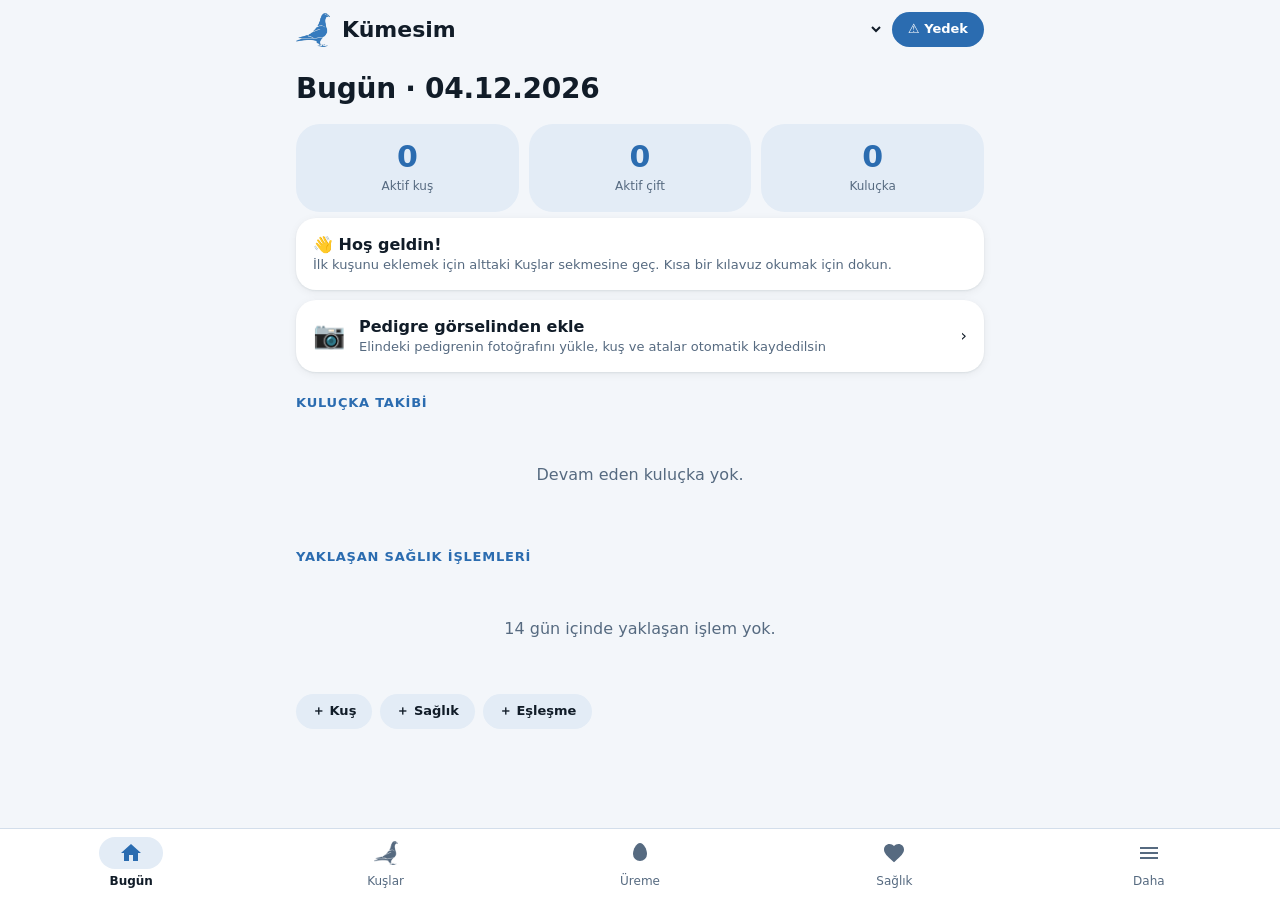
<file: index.html>
<!doctype html>
<html lang="tr">
<head>
<meta charset="utf-8">
<meta name="viewport" content="width=device-width,initial-scale=1,viewport-fit=cover">
<meta name="theme-color" content="#f3f6fa" media="(prefers-color-scheme: light)">
<meta name="theme-color" content="#0d141c" media="(prefers-color-scheme: dark)">
<meta name="apple-mobile-web-app-capable" content="yes">
<meta name="mobile-web-app-capable" content="yes">
<meta name="apple-mobile-web-app-status-bar-style" content="default">
<meta name="apple-mobile-web-app-title" content="Kümes Defterim">
<meta name="description" content="Güvercin kümeni cebinden yönet: pedigre, kuluçka, aşı takibi ve yedek. Ücretsiz, internetsiz çalışır.">
<meta property="og:type" content="website">
<meta property="og:site_name" content="Kümes Defterim">
<meta property="og:title" content="Kümes Defterim">
<meta property="og:description" content="Güvercin kümeni cebinden yönet: pedigre, kuluçka, aşı takibi ve yedek. Ücretsiz, internetsiz çalışır.">
<meta property="og:url" content="https://serce3475-create.github.io/kumes/">
<meta property="og:image" content="https://serce3475-create.github.io/kumes/og.png">
<meta property="og:image:width" content="1200">
<meta property="og:image:height" content="630">
<meta property="og:locale" content="tr_TR">
<meta name="twitter:card" content="summary_large_image">
<meta name="twitter:title" content="Kümes Defterim">
<meta name="twitter:description" content="Güvercin kümeni cebinden yönet. Ücretsiz, internetsiz çalışır.">
<meta name="twitter:image" content="https://serce3475-create.github.io/kumes/og.png">
<link rel="manifest" href="manifest.webmanifest">
<link rel="apple-touch-icon" href="icon-192.png">
<link rel="icon" href="icon-192.png">
<link rel="stylesheet" href="style.css">
<title>Kümes Defterim</title>
</head>
<body>
<div id="app"></div>
<div id="modal"></div>
<div id="toast"></div>
<script src="app.js"></script>
</body>
</html>
</file>
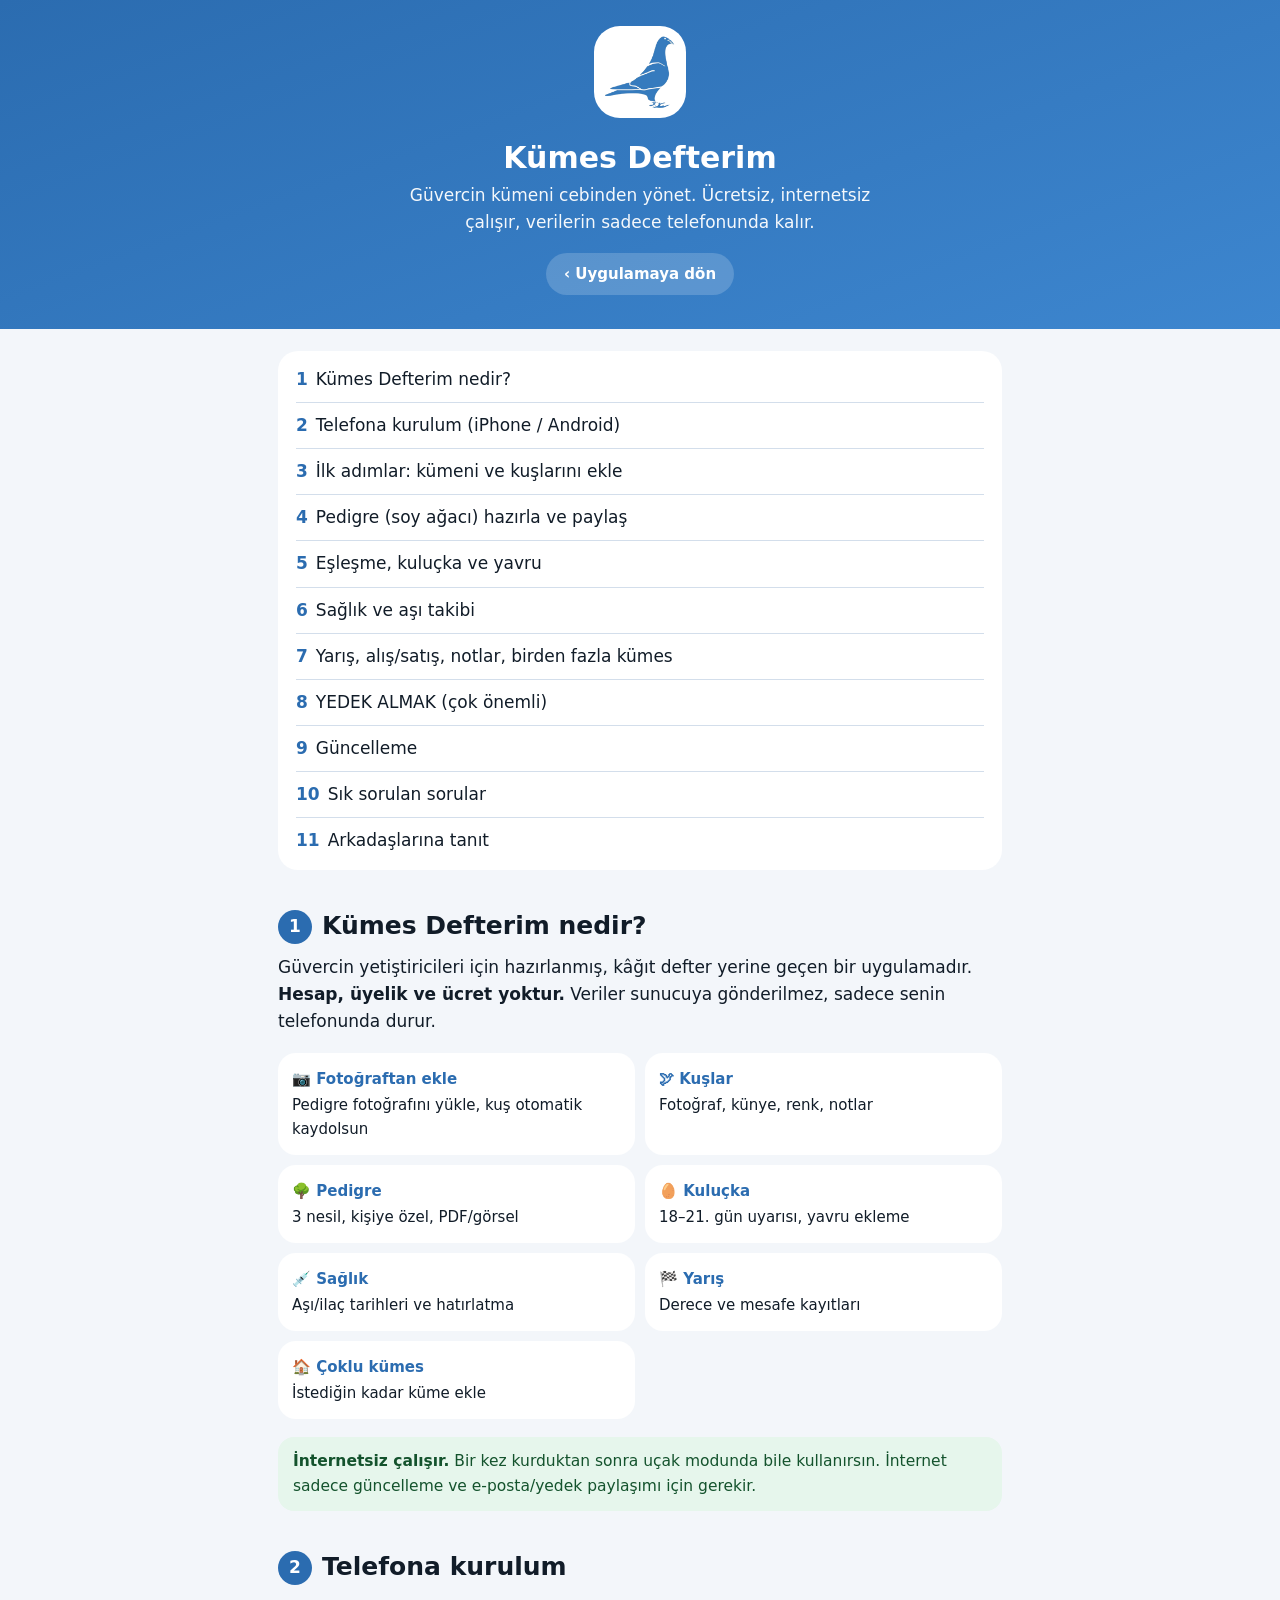
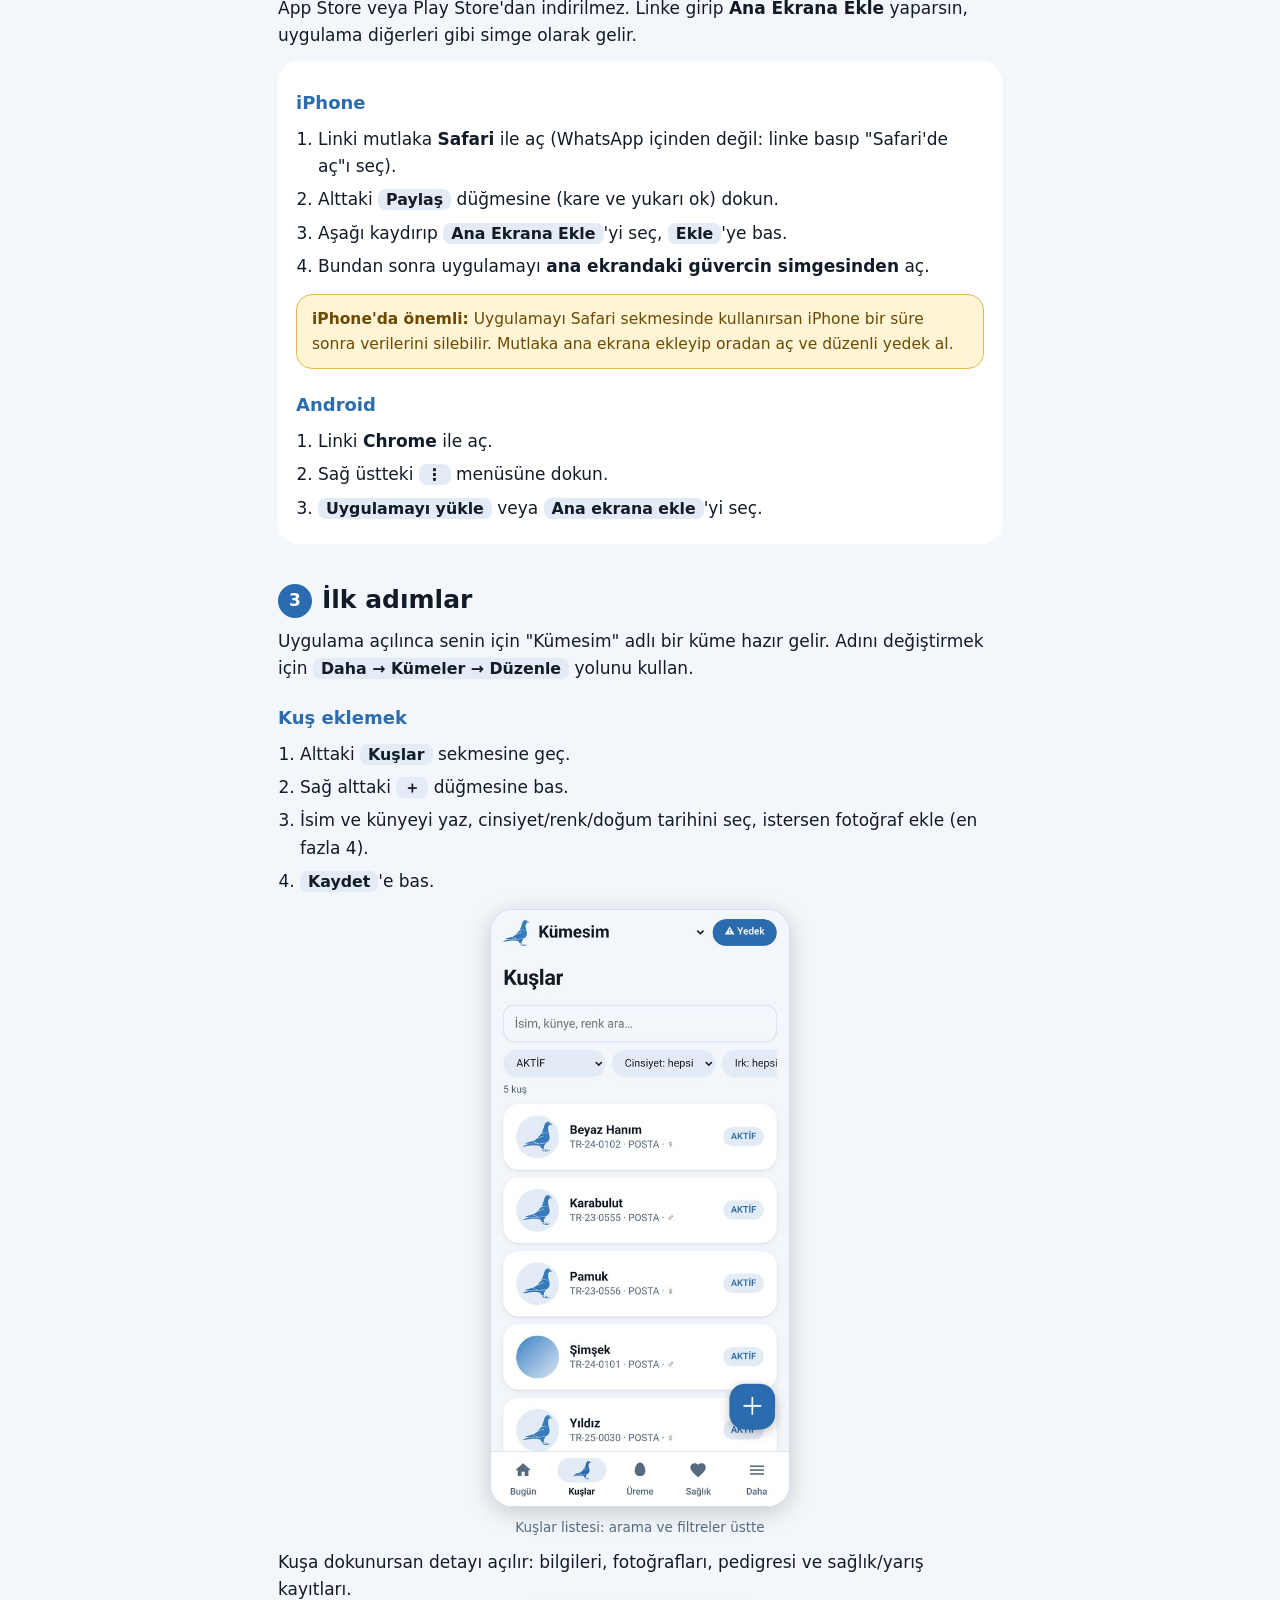
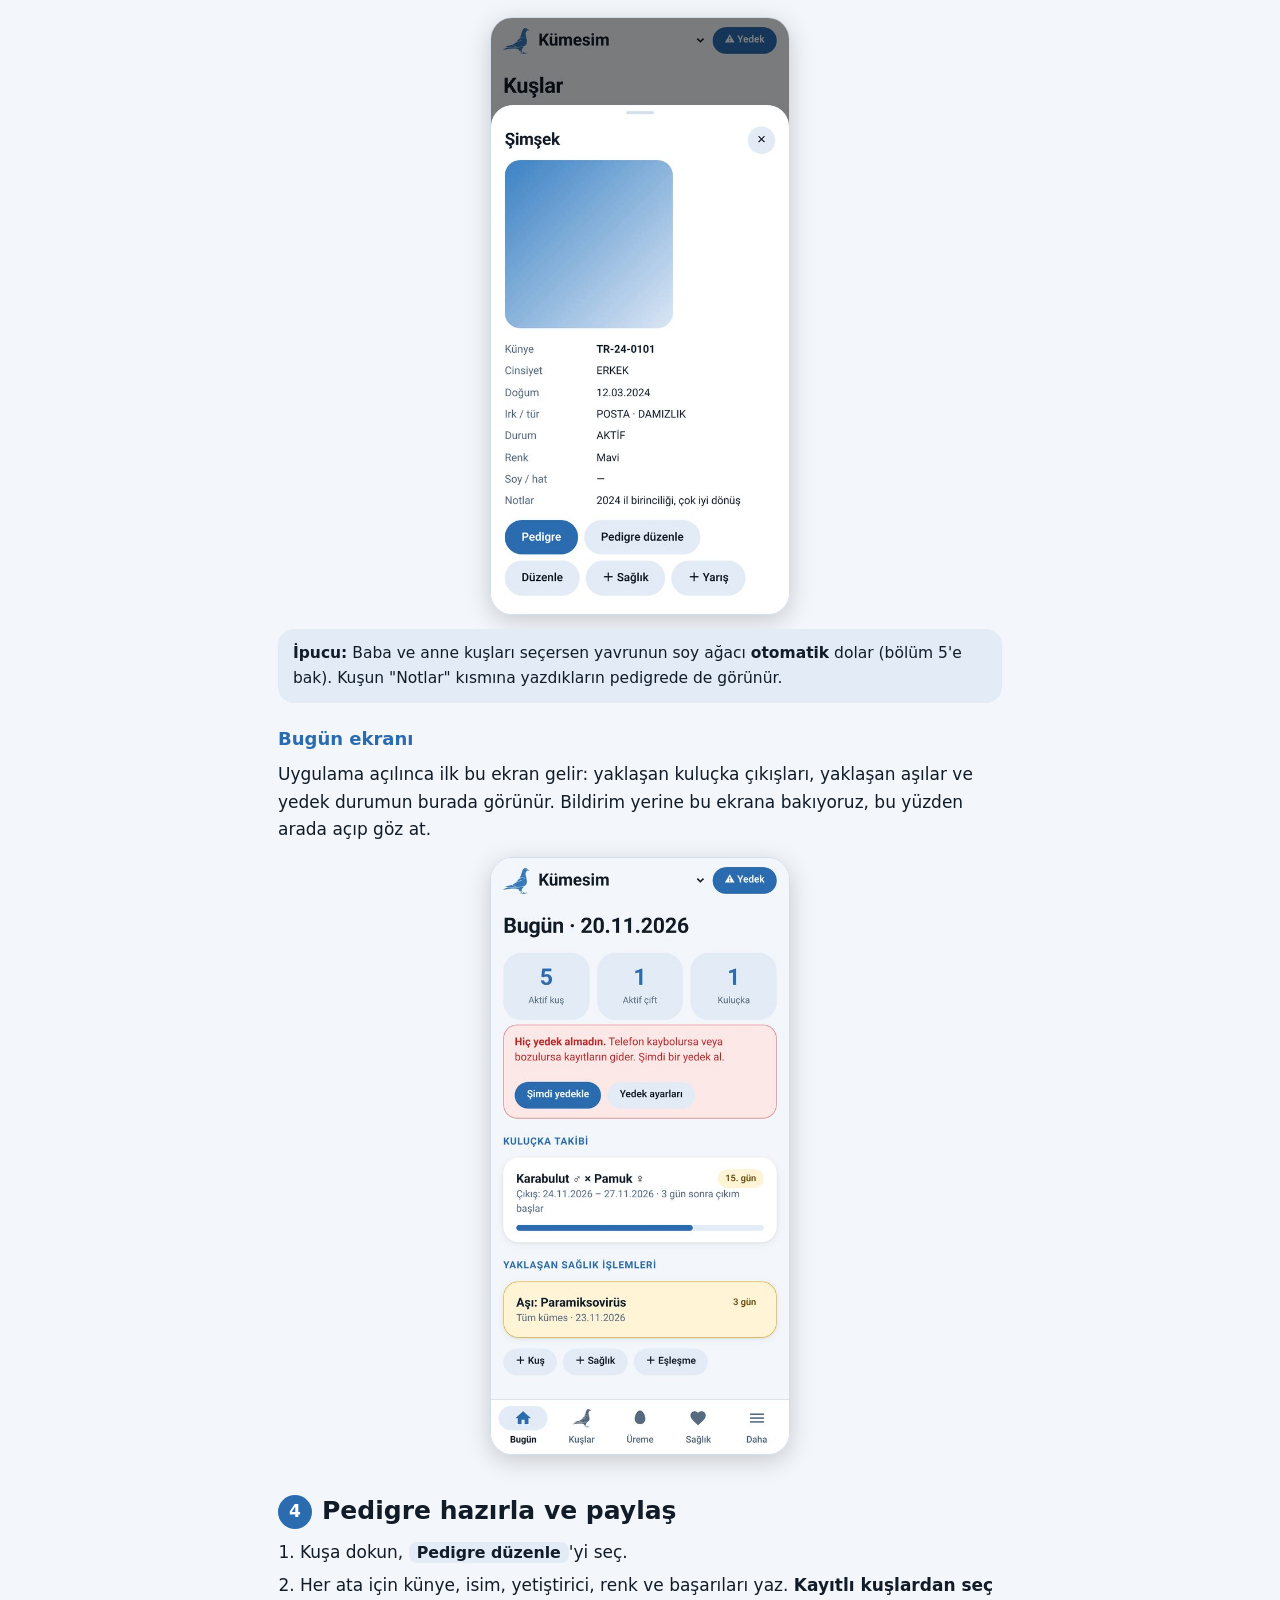
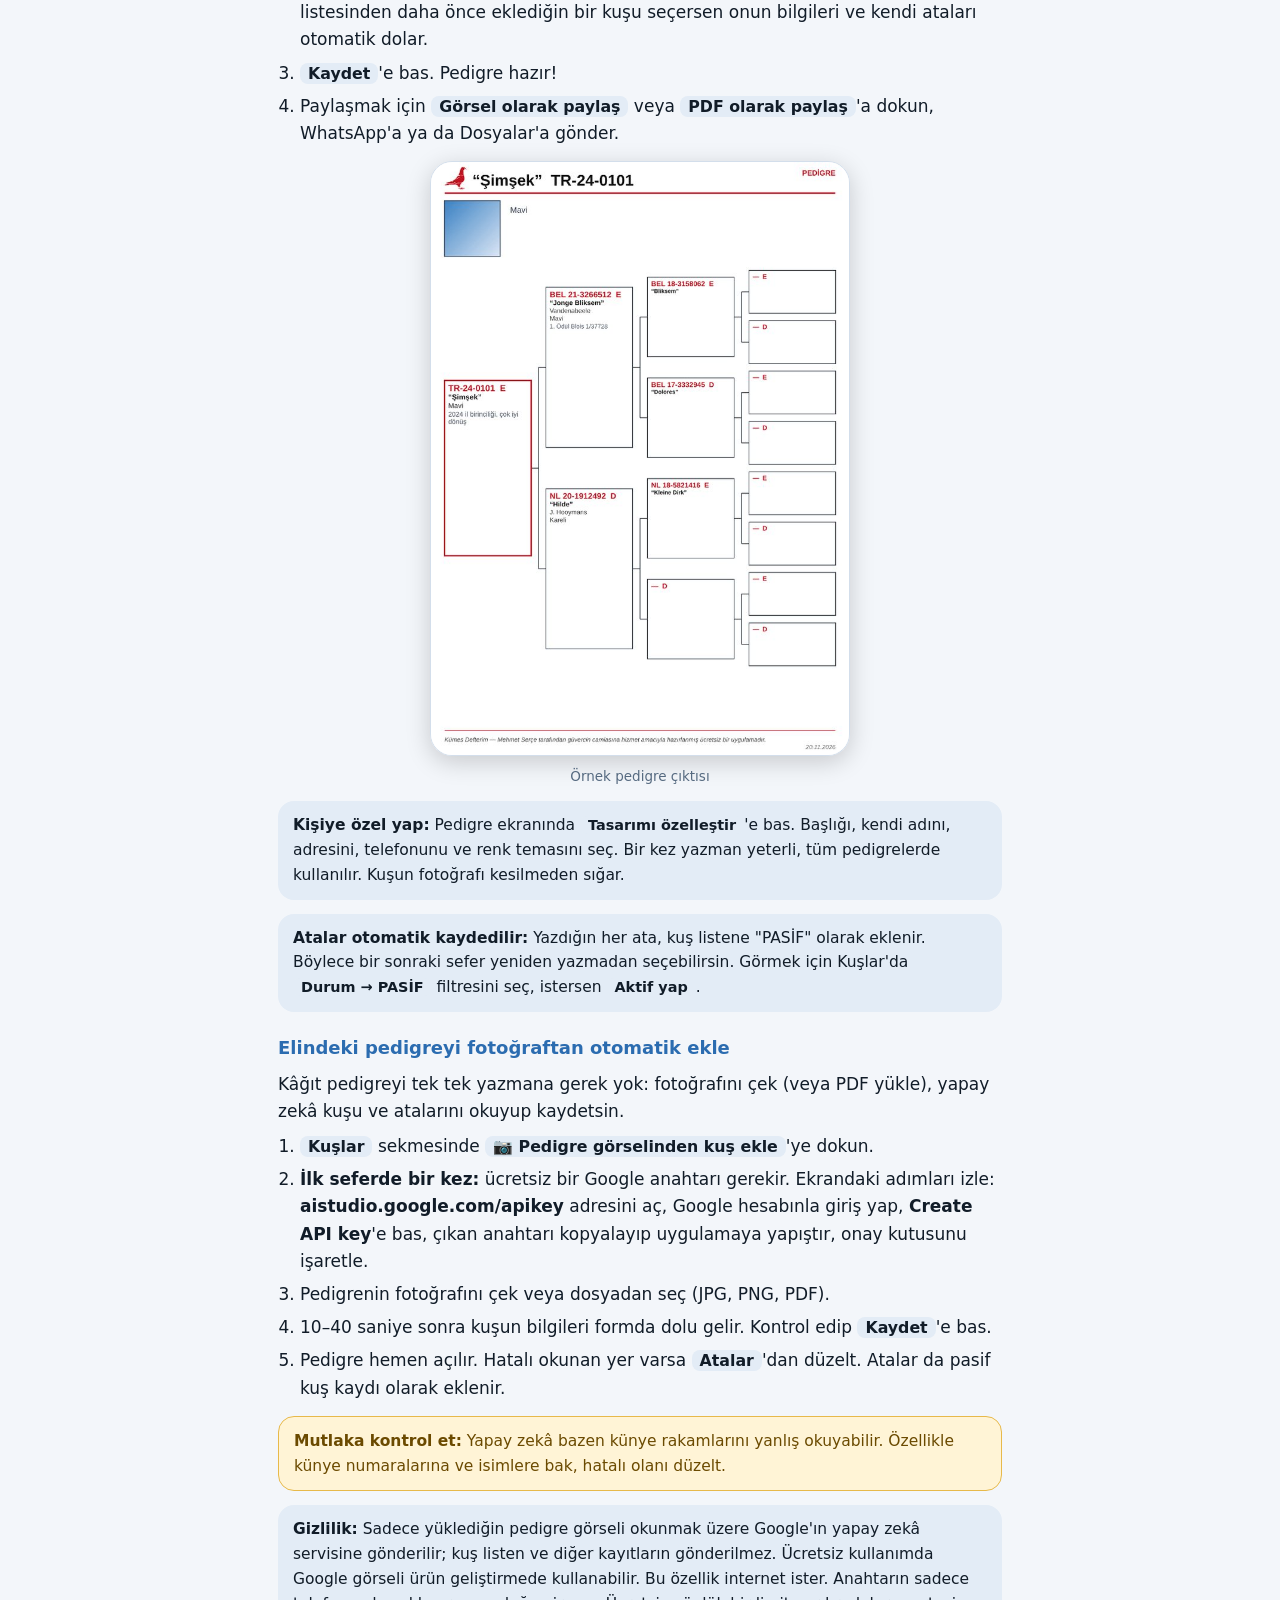
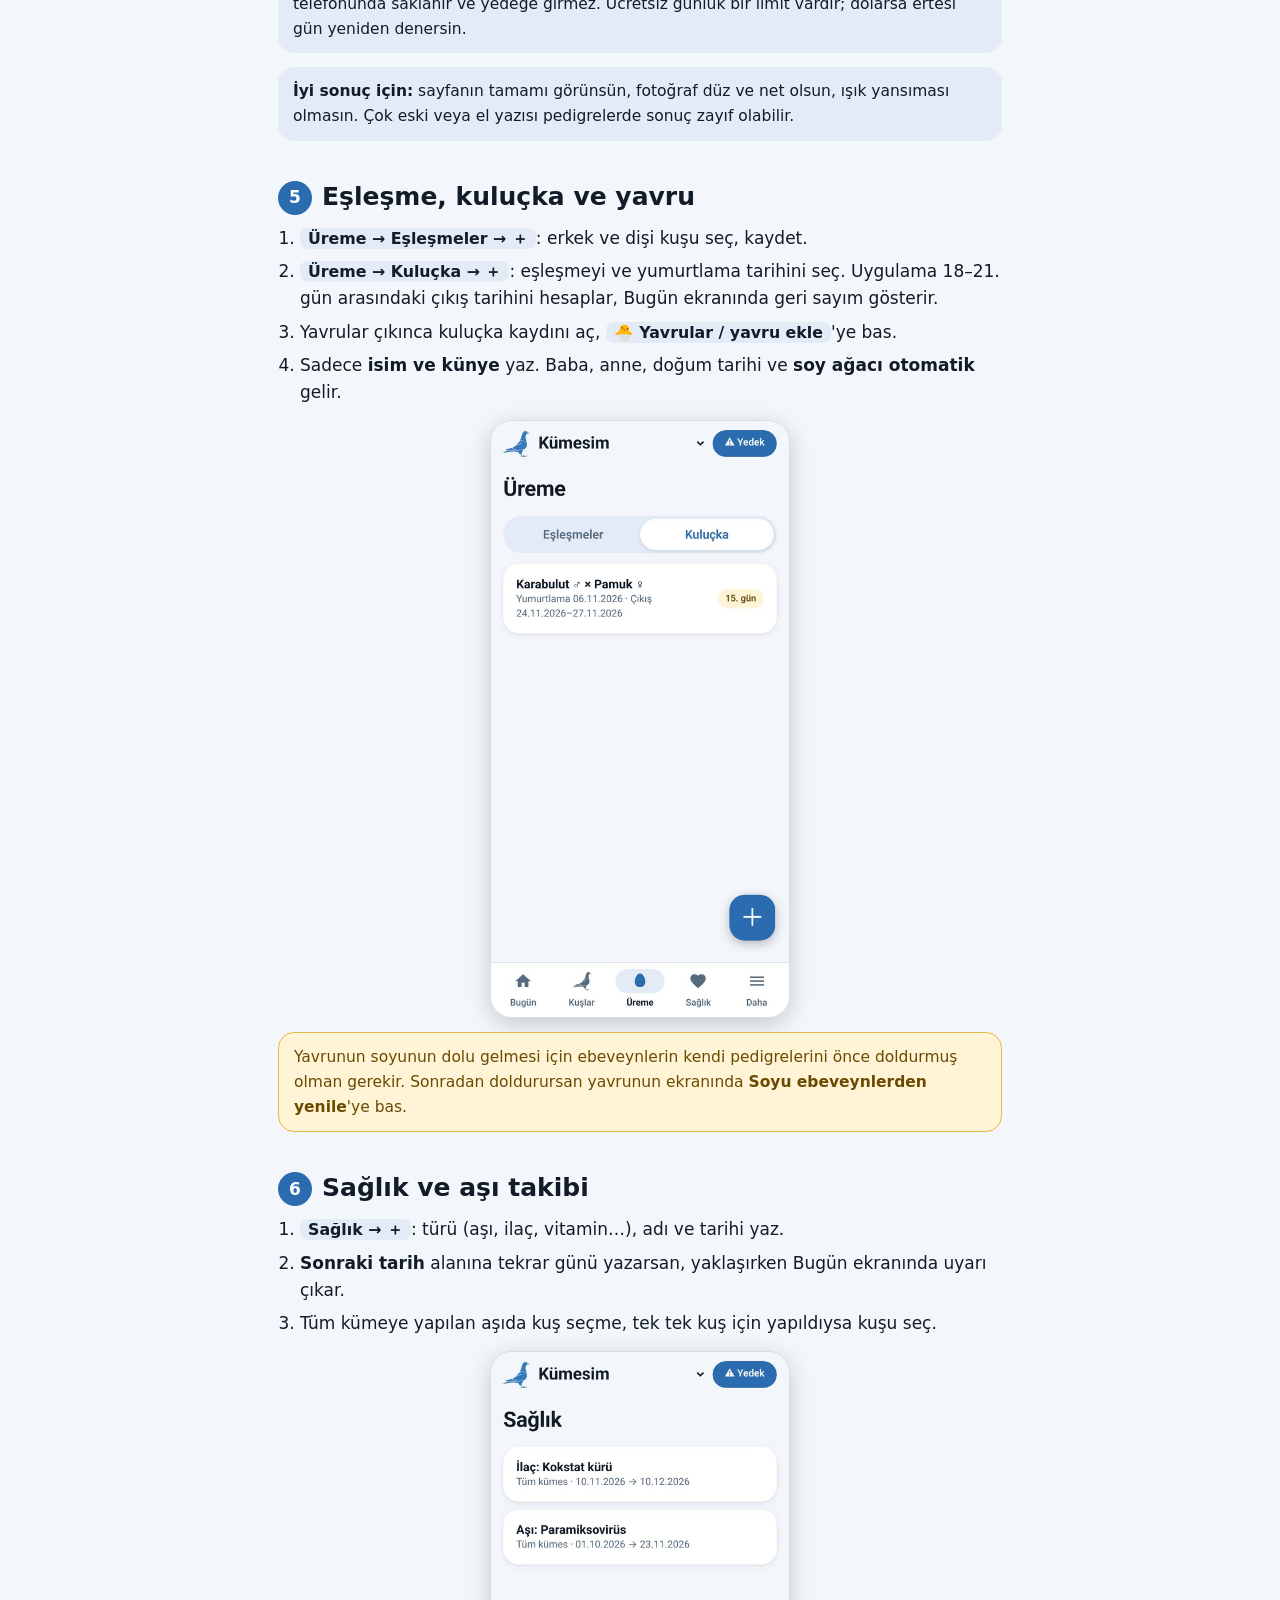
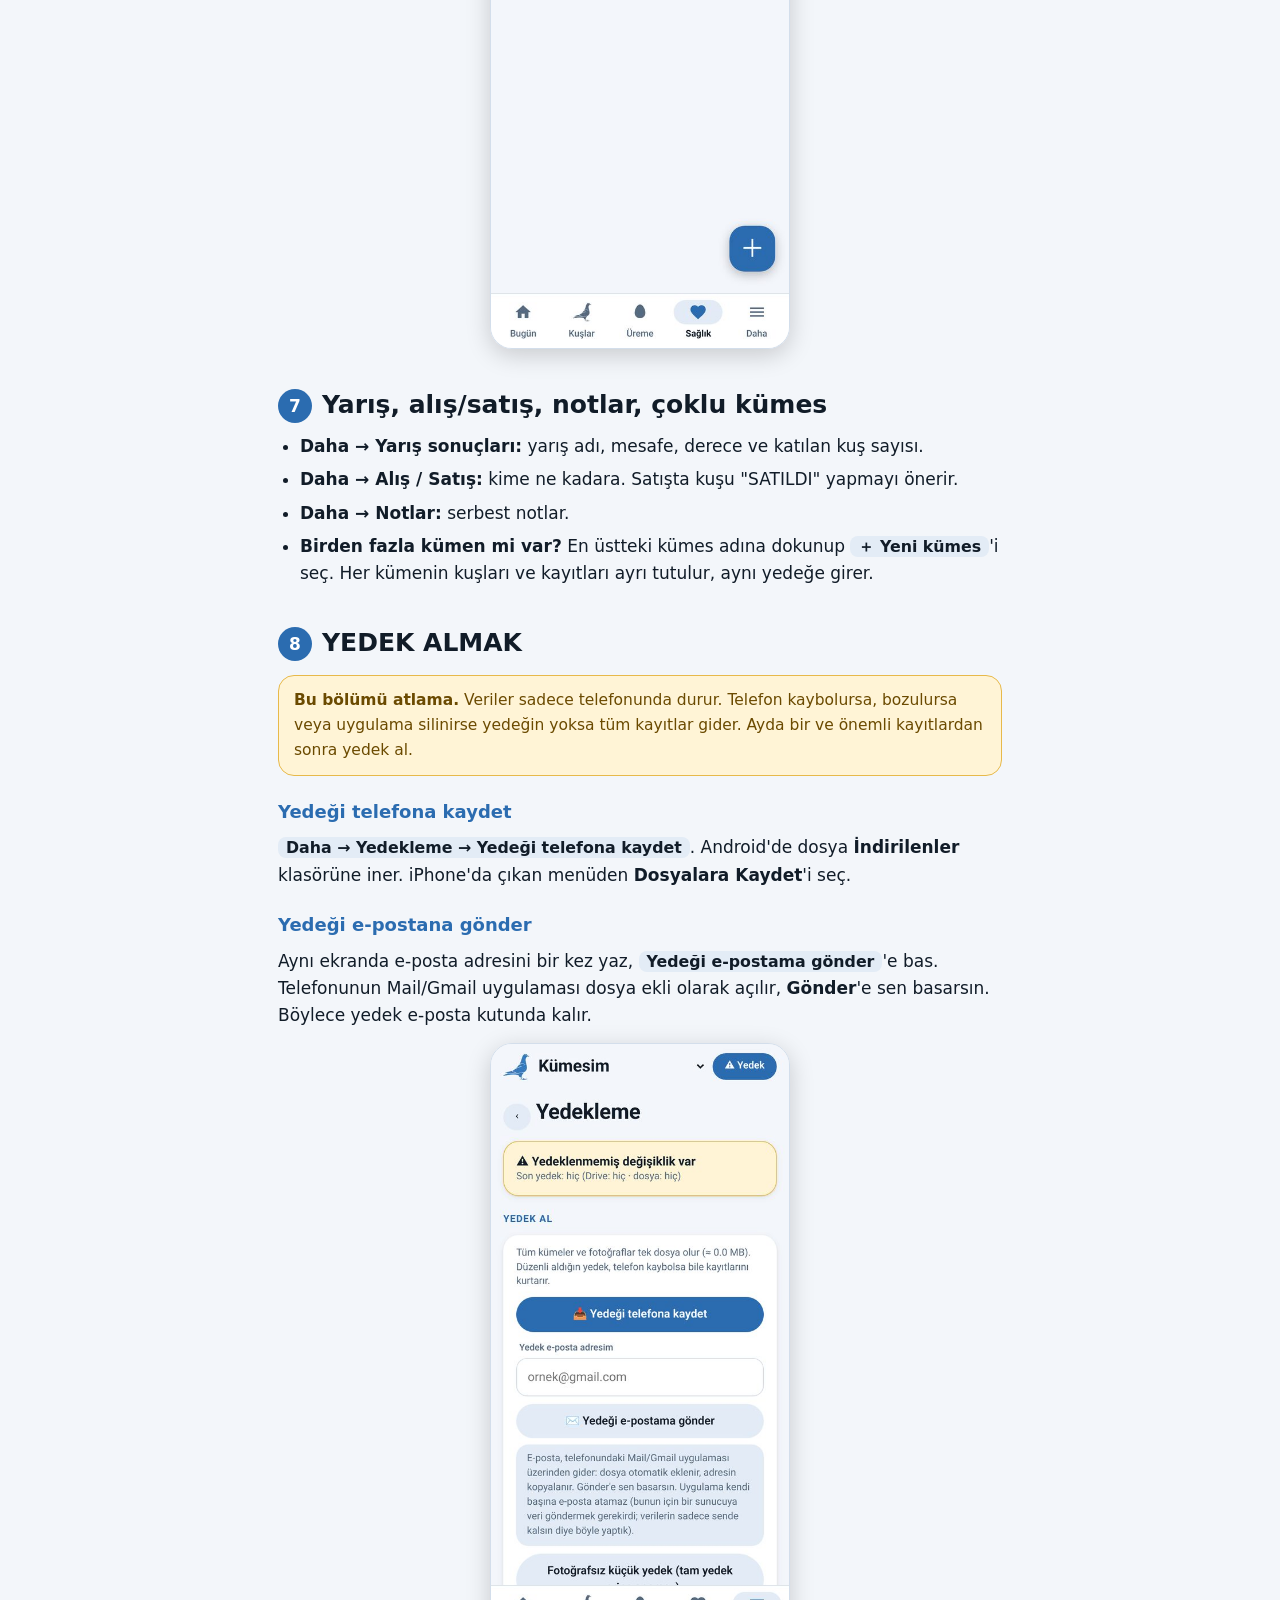
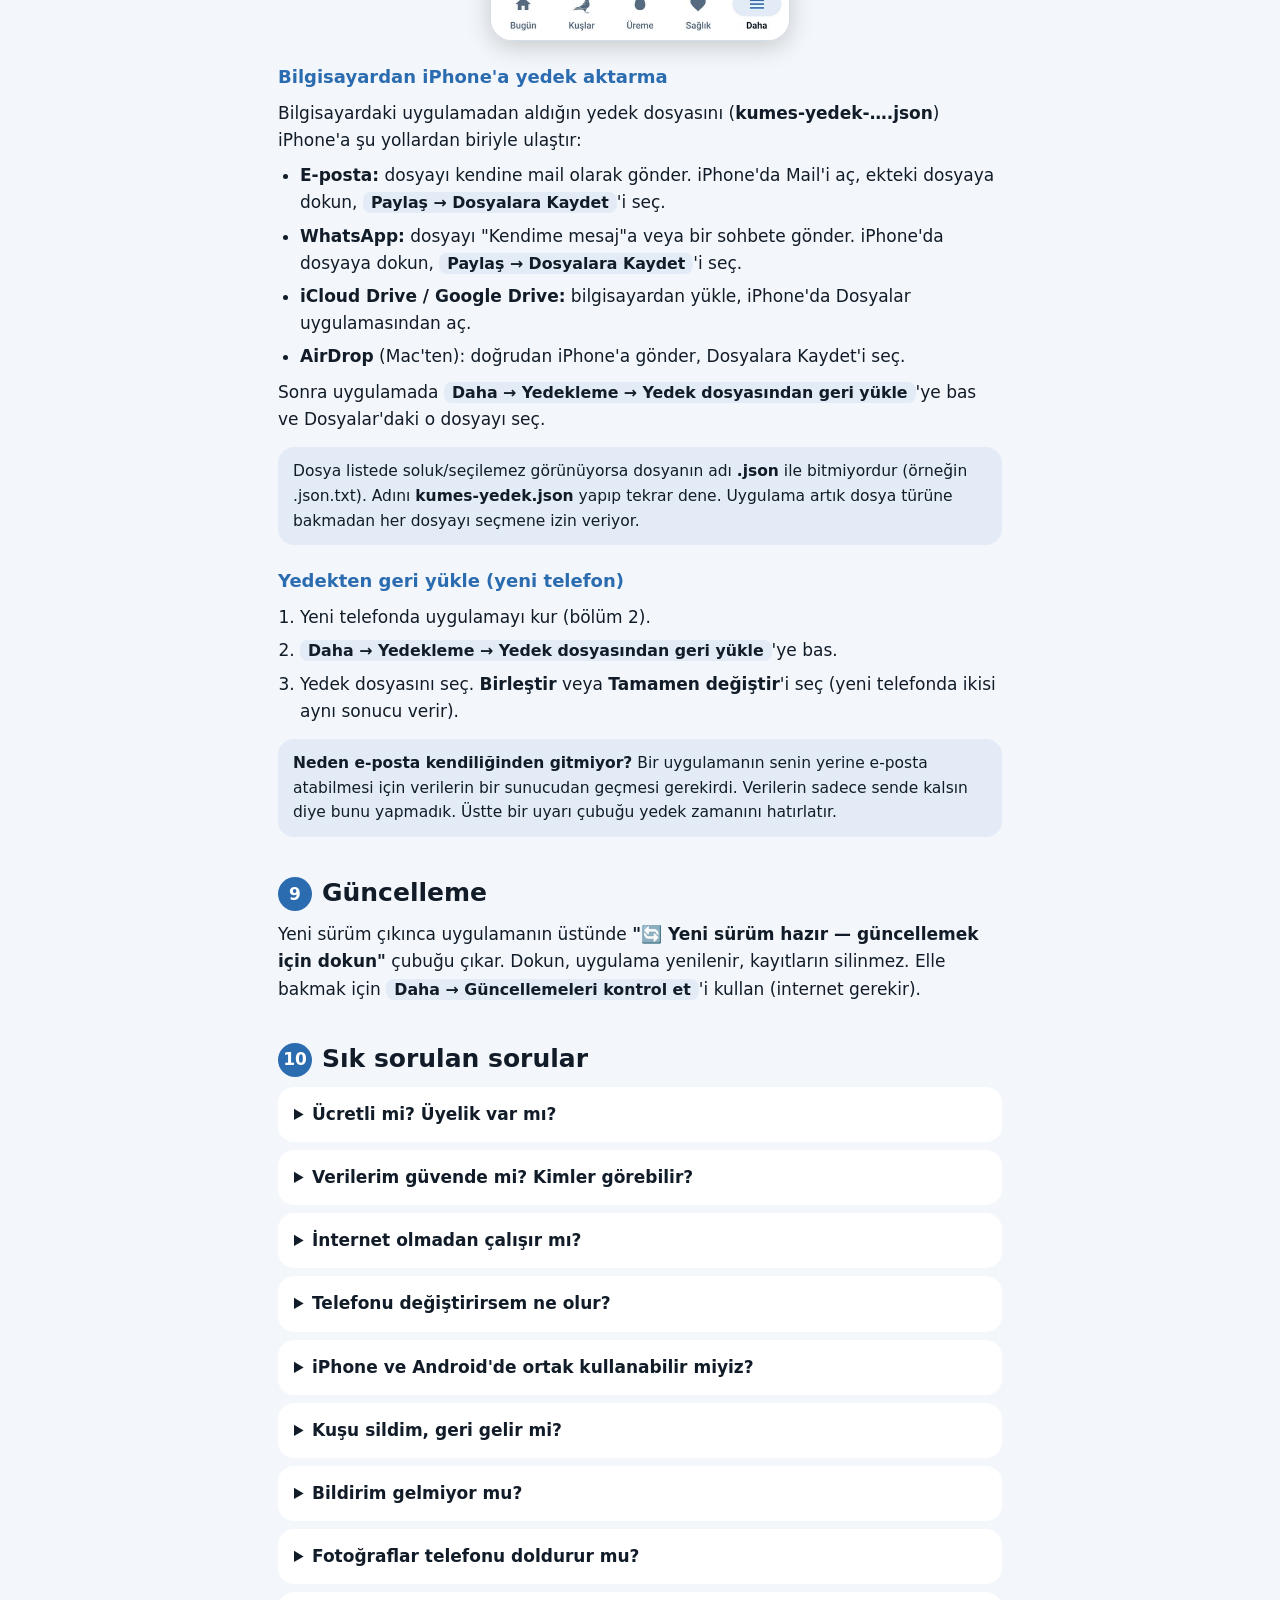
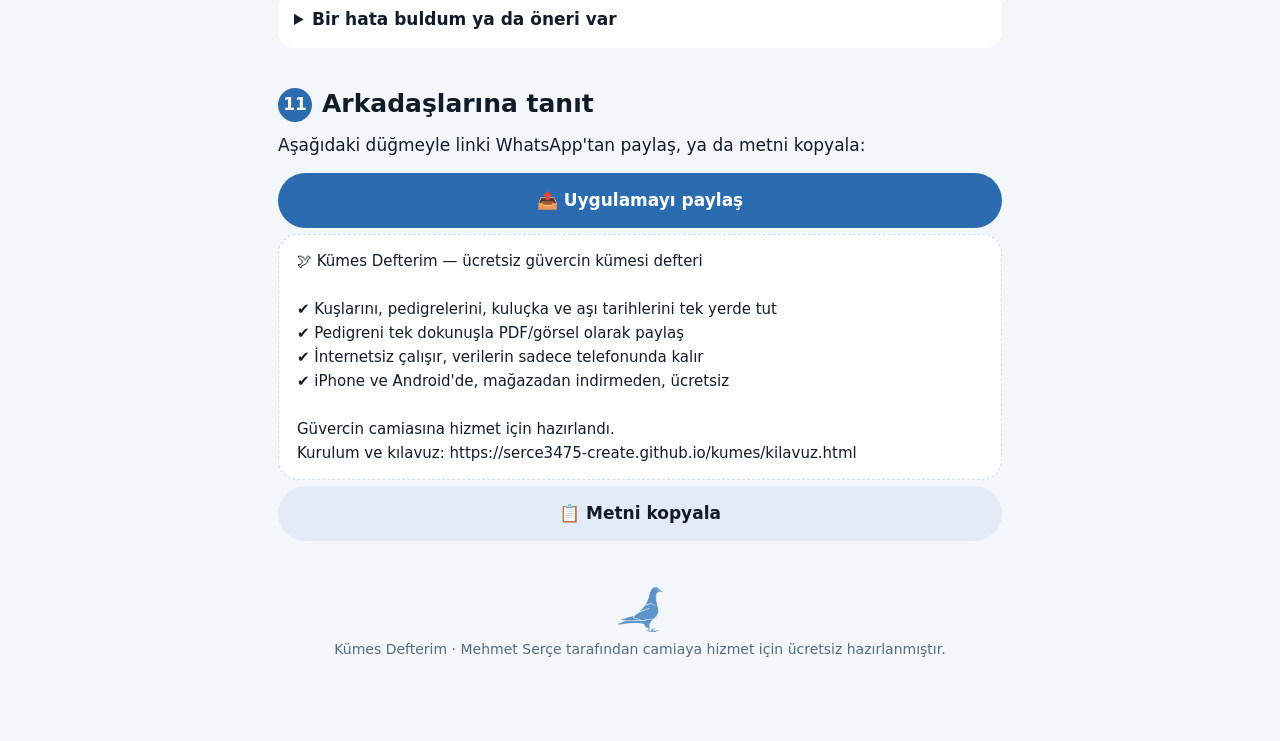
<file: kilavuz.html>
<!doctype html>
<html lang="tr">
<head>
<meta charset="utf-8">
<meta name="viewport" content="width=device-width,initial-scale=1,viewport-fit=cover">
<meta name="theme-color" content="#2b6cb0">
<title>Kümes Defterim · Kullanım Kılavuzu</title>
<meta name="description" content="Kümes Defterim nedir, nasıl kurulur, nasıl kullanılır? Adım adım Türkçe kılavuz.">
<meta property="og:title" content="Kümes Defterim · Kullanım Kılavuzu">
<meta property="og:description" content="Güvercin yetiştiricileri için ücretsiz, internetsiz çalışan kümes defteri. Kurulum ve kullanım kılavuzu.">
<meta property="og:image" content="https://serce3475-create.github.io/kumes/og.png">
<link rel="icon" href="icon-192.png">
<style>
:root{--bg:#f3f6fa;--card:#fff;--card2:#e3ecf6;--line:#d3deeb;--tx:#111c28;--mut:#566a80;--acc:#2b6cb0;--on:#fff;--warn:#fff4d6;--warnt:#6b4a00;--warnb:#e7b94a;--ok:#e6f6ec;--okt:#14532d}
@media(prefers-color-scheme:dark){:root{--bg:#0d141c;--card:#16202b;--card2:#212f40;--line:#2b3a4c;--tx:#e4ecf5;--mut:#93a6bb;--acc:#7db3ea;--on:#0a1d33;--warn:#2f2506;--warnt:#f5d77a;--warnb:#8a6a14;--ok:#0f2a1a;--okt:#86efac}}
*{box-sizing:border-box}
html{scroll-behavior:smooth}
body{margin:0;background:var(--bg);color:var(--tx);font:17px/1.6 Roboto,-apple-system,system-ui,"Segoe UI",sans-serif}
.wrap{max-width:760px;margin:0 auto;padding:0 18px 80px}
.hero{background:linear-gradient(160deg,#2b6cb0,#3d86cf);color:#fff;padding:calc(26px + env(safe-area-inset-top)) 18px 34px;text-align:center}
.hero img{width:92px;height:92px;background:#fff;border-radius:26px;padding:10px;object-fit:contain}
.hero h1{margin:14px 0 6px;font-size:30px;line-height:1.2}
.hero p{margin:0 auto;max-width:520px;opacity:.95}
.back{display:inline-block;margin-top:16px;color:#fff;text-decoration:none;background:rgba(255,255,255,.18);padding:9px 18px;border-radius:99px;font-weight:600;font-size:15px}
h2{margin:40px 0 10px;font-size:25px;line-height:1.25;scroll-margin-top:12px}
h2 .n{display:inline-flex;width:34px;height:34px;border-radius:50%;background:var(--acc);color:var(--on);align-items:center;justify-content:center;font-size:17px;margin-right:10px;vertical-align:2px}
h3{margin:22px 0 6px;font-size:18px;color:var(--acc)}
p{margin:8px 0}
.toc{background:var(--card);border-radius:20px;padding:6px 18px;margin:22px 0}
.toc a{display:block;padding:9px 0;color:var(--tx);text-decoration:none;border-bottom:1px solid var(--line);font-weight:500}
.toc a:last-child{border:0}
.toc a span{color:var(--acc);font-weight:700;margin-right:8px}
.card{background:var(--card);border-radius:20px;padding:6px 18px 14px;margin:12px 0}
.feat{display:grid;grid-template-columns:1fr 1fr;gap:10px;margin:18px 0}
.feat div{background:var(--card);border-radius:18px;padding:14px;font-size:15px}
.feat b{display:block;color:var(--acc);margin-bottom:2px}
ol,ul{padding-left:22px;margin:8px 0}
li{margin:6px 0}
.tip,.warn,.ok{border-radius:16px;padding:12px 15px;margin:14px 0;font-size:15.5px}
.tip{background:var(--card2)}
.warn{background:var(--warn);color:var(--warnt);border:1px solid var(--warnb)}
.ok{background:var(--ok);color:var(--okt)}
.shot{display:block;margin:14px auto;width:min(300px,82%);border-radius:22px;box-shadow:0 6px 24px rgba(0,0,0,.18);border:1px solid var(--line)}
.shot.wide{width:min(420px,95%)}
.cap{text-align:center;color:var(--mut);font-size:13.5px;margin:-4px 0 10px}
b.k{background:var(--card2);padding:1px 8px;border-radius:8px;font-weight:600;font-size:.93em;white-space:nowrap}
details{background:var(--card);border-radius:16px;padding:2px 16px;margin:8px 0}
summary{padding:12px 0;font-weight:600;cursor:pointer}
details p{margin:0 0 12px;color:var(--mut)}
.share{background:var(--acc);color:var(--on);border:0;border-radius:99px;padding:14px 26px;font:inherit;font-weight:700;margin:6px 0;width:100%}
.promo{background:var(--card);border-radius:20px;padding:14px 18px;white-space:pre-wrap;font-size:15px;border:1.5px dashed var(--line)}
footer{text-align:center;color:var(--mut);font-size:14px;margin-top:40px}
</style>
</head>
<body>
<div class="hero">
  <img src="logo.png" alt="Kümes Defterim logosu">
  <h1>Kümes Defterim</h1>
  <p>Güvercin kümeni cebinden yönet. Ücretsiz, internetsiz çalışır, verilerin sadece telefonunda kalır.</p>
  <a class="back" href="index.html">‹ Uygulamaya dön</a>
</div>

<div class="wrap">

<div class="toc">
  <a href="#nedir"><span>1</span>Kümes Defterim nedir?</a>
  <a href="#kurulum"><span>2</span>Telefona kurulum (iPhone / Android)</a>
  <a href="#ilk"><span>3</span>İlk adımlar: kümeni ve kuşlarını ekle</a>
  <a href="#pedigre"><span>4</span>Pedigre (soy ağacı) hazırla ve paylaş</a>
  <a href="#ureme"><span>5</span>Eşleşme, kuluçka ve yavru</a>
  <a href="#saglik"><span>6</span>Sağlık ve aşı takibi</a>
  <a href="#diger"><span>7</span>Yarış, alış/satış, notlar, birden fazla kümes</a>
  <a href="#yedek"><span>8</span>YEDEK ALMAK (çok önemli)</a>
  <a href="#guncelleme"><span>9</span>Güncelleme</a>
  <a href="#sss"><span>10</span>Sık sorulan sorular</a>
  <a href="#tanitim"><span>11</span>Arkadaşlarına tanıt</a>
</div>

<h2 id="nedir"><span class="n">1</span>Kümes Defterim nedir?</h2>
<p>Güvercin yetiştiricileri için hazırlanmış, kâğıt defter yerine geçen bir uygulamadır. <b>Hesap, üyelik ve ücret yoktur.</b> Veriler sunucuya gönderilmez, sadece senin telefonunda durur.</p>
<div class="feat">
  <div><b>📷 Fotoğraftan ekle</b>Pedigre fotoğrafını yükle, kuş otomatik kaydolsun</div>
  <div><b>🕊 Kuşlar</b>Fotoğraf, künye, renk, notlar</div>
  <div><b>🌳 Pedigre</b>3 nesil, kişiye özel, PDF/görsel</div>
  <div><b>🥚 Kuluçka</b>18–21. gün uyarısı, yavru ekleme</div>
  <div><b>💉 Sağlık</b>Aşı/ilaç tarihleri ve hatırlatma</div>
  <div><b>🏁 Yarış</b>Derece ve mesafe kayıtları</div>
  <div><b>🏠 Çoklu kümes</b>İstediğin kadar küme ekle</div>
</div>
<div class="ok"><b>İnternetsiz çalışır.</b> Bir kez kurduktan sonra uçak modunda bile kullanırsın. İnternet sadece güncelleme ve e-posta/yedek paylaşımı için gerekir.</div>

<h2 id="kurulum"><span class="n">2</span>Telefona kurulum</h2>
<p>App Store veya Play Store'dan indirilmez. Linke girip <b>Ana Ekrana Ekle</b> yaparsın, uygulama diğerleri gibi simge olarak gelir.</p>
<div class="card">
<h3>iPhone</h3>
<ol>
<li>Linki mutlaka <b>Safari</b> ile aç (WhatsApp içinden değil: linke basıp "Safari'de aç"ı seç).</li>
<li>Alttaki <b class="k">Paylaş</b> düğmesine (kare ve yukarı ok) dokun.</li>
<li>Aşağı kaydırıp <b class="k">Ana Ekrana Ekle</b>'yi seç, <b class="k">Ekle</b>'ye bas.</li>
<li>Bundan sonra uygulamayı <b>ana ekrandaki güvercin simgesinden</b> aç.</li>
</ol>
<div class="warn"><b>iPhone'da önemli:</b> Uygulamayı Safari sekmesinde kullanırsan iPhone bir süre sonra verilerini silebilir. Mutlaka ana ekrana ekleyip oradan aç ve düzenli yedek al.</div>
<h3>Android</h3>
<ol>
<li>Linki <b>Chrome</b> ile aç.</li>
<li>Sağ üstteki <b class="k">⋮</b> menüsüne dokun.</li>
<li><b class="k">Uygulamayı yükle</b> veya <b class="k">Ana ekrana ekle</b>'yi seç.</li>
</ol>
</div>

<h2 id="ilk"><span class="n">3</span>İlk adımlar</h2>
<p>Uygulama açılınca senin için "Kümesim" adlı bir küme hazır gelir. Adını değiştirmek için <b class="k">Daha → Kümeler → Düzenle</b> yolunu kullan.</p>
<h3>Kuş eklemek</h3>
<ol>
<li>Alttaki <b class="k">Kuşlar</b> sekmesine geç.</li>
<li>Sağ alttaki <b class="k">＋</b> düğmesine bas.</li>
<li>İsim ve künyeyi yaz, cinsiyet/renk/doğum tarihini seç, istersen fotoğraf ekle (en fazla 4).</li>
<li><b class="k">Kaydet</b>'e bas.</li>
</ol>
<img class="shot" src="img/kuslar.jpg" alt="Kuşlar listesi" loading="lazy">
<p class="cap">Kuşlar listesi: arama ve filtreler üstte</p>
<p>Kuşa dokunursan detayı açılır: bilgileri, fotoğrafları, pedigresi ve sağlık/yarış kayıtları.</p>
<img class="shot" src="img/kus-detay.jpg" alt="Kuş detayı" loading="lazy">
<div class="tip"><b>İpucu:</b> Baba ve anne kuşları seçersen yavrunun soy ağacı <b>otomatik</b> dolar (bölüm 5'e bak). Kuşun "Notlar" kısmına yazdıkların pedigrede de görünür.</div>
<h3>Bugün ekranı</h3>
<p>Uygulama açılınca ilk bu ekran gelir: yaklaşan kuluçka çıkışları, yaklaşan aşılar ve yedek durumun burada görünür. Bildirim yerine bu ekrana bakıyoruz, bu yüzden arada açıp göz at.</p>
<img class="shot" src="img/bugun.jpg" alt="Bugün ekranı" loading="lazy">

<h2 id="pedigre"><span class="n">4</span>Pedigre hazırla ve paylaş</h2>
<ol>
<li>Kuşa dokun, <b class="k">Pedigre düzenle</b>'yi seç.</li>
<li>Her ata için künye, isim, yetiştirici, renk ve başarıları yaz. <b>Kayıtlı kuşlardan seç</b> listesinden daha önce eklediğin bir kuşu seçersen onun bilgileri ve kendi ataları otomatik dolar.</li>
<li><b class="k">Kaydet</b>'e bas. Pedigre hazır!</li>
<li>Paylaşmak için <b class="k">Görsel olarak paylaş</b> veya <b class="k">PDF olarak paylaş</b>'a dokun, WhatsApp'a ya da Dosyalar'a gönder.</li>
</ol>
<img class="shot wide" src="img/pedigre.jpg" alt="Örnek pedigre" loading="lazy">
<p class="cap">Örnek pedigre çıktısı</p>
<div class="tip"><b>Kişiye özel yap:</b> Pedigre ekranında <b class="k">Tasarımı özelleştir</b>'e bas. Başlığı, kendi adını, adresini, telefonunu ve renk temasını seç. Bir kez yazman yeterli, tüm pedigrelerde kullanılır. Kuşun fotoğrafı kesilmeden sığar.</div>
<div class="tip"><b>Atalar otomatik kaydedilir:</b> Yazdığın her ata, kuş listene "PASİF" olarak eklenir. Böylece bir sonraki sefer yeniden yazmadan seçebilirsin. Görmek için Kuşlar'da <b class="k">Durum → PASİF</b> filtresini seç, istersen <b class="k">Aktif yap</b>.</div>

<h3>Elindeki pedigreyi fotoğraftan otomatik ekle</h3>
<p>Kâğıt pedigreyi tek tek yazmana gerek yok: fotoğrafını çek (veya PDF yükle), yapay zekâ kuşu ve atalarını okuyup kaydetsin.</p>
<ol>
<li><b class="k">Kuşlar</b> sekmesinde <b class="k">📷 Pedigre görselinden kuş ekle</b>'ye dokun.</li>
<li><b>İlk seferde bir kez:</b> ücretsiz bir Google anahtarı gerekir. Ekrandaki adımları izle: <b>aistudio.google.com/apikey</b> adresini aç, Google hesabınla giriş yap, <b>Create API key</b>'e bas, çıkan anahtarı kopyalayıp uygulamaya yapıştır, onay kutusunu işaretle.</li>
<li>Pedigrenin fotoğrafını çek veya dosyadan seç (JPG, PNG, PDF).</li>
<li>10–40 saniye sonra kuşun bilgileri formda dolu gelir. Kontrol edip <b class="k">Kaydet</b>'e bas.</li>
<li>Pedigre hemen açılır. Hatalı okunan yer varsa <b class="k">Atalar</b>'dan düzelt. Atalar da pasif kuş kaydı olarak eklenir.</li>
</ol>
<div class="warn"><b>Mutlaka kontrol et:</b> Yapay zekâ bazen künye rakamlarını yanlış okuyabilir. Özellikle künye numaralarına ve isimlere bak, hatalı olanı düzelt.</div>
<div class="tip"><b>Gizlilik:</b> Sadece yüklediğin pedigre görseli okunmak üzere Google'ın yapay zekâ servisine gönderilir; kuş listen ve diğer kayıtların gönderilmez. Ücretsiz kullanımda Google görseli ürün geliştirmede kullanabilir. Bu özellik internet ister. Anahtarın sadece telefonunda saklanır ve yedeğe girmez. Ücretsiz günlük bir limit vardır; dolarsa ertesi gün yeniden denersin.</div>
<div class="tip"><b>İyi sonuç için:</b> sayfanın tamamı görünsün, fotoğraf düz ve net olsun, ışık yansıması olmasın. Çok eski veya el yazısı pedigrelerde sonuç zayıf olabilir.</div>

<h2 id="ureme"><span class="n">5</span>Eşleşme, kuluçka ve yavru</h2>
<ol>
<li><b class="k">Üreme → Eşleşmeler → ＋</b>: erkek ve dişi kuşu seç, kaydet.</li>
<li><b class="k">Üreme → Kuluçka → ＋</b>: eşleşmeyi ve yumurtlama tarihini seç. Uygulama 18–21. gün arasındaki çıkış tarihini hesaplar, Bugün ekranında geri sayım gösterir.</li>
<li>Yavrular çıkınca kuluçka kaydını aç, <b class="k">🐣 Yavrular / yavru ekle</b>'ye bas.</li>
<li>Sadece <b>isim ve künye</b> yaz. Baba, anne, doğum tarihi ve <b>soy ağacı otomatik</b> gelir.</li>
</ol>
<img class="shot" src="img/kulucka.jpg" alt="Kuluçka takibi" loading="lazy">
<div class="warn">Yavrunun soyunun dolu gelmesi için ebeveynlerin kendi pedigrelerini önce doldurmuş olman gerekir. Sonradan doldurursan yavrunun ekranında <b>Soyu ebeveynlerden yenile</b>'ye bas.</div>

<h2 id="saglik"><span class="n">6</span>Sağlık ve aşı takibi</h2>
<ol>
<li><b class="k">Sağlık → ＋</b>: türü (aşı, ilaç, vitamin…), adı ve tarihi yaz.</li>
<li><b>Sonraki tarih</b> alanına tekrar günü yazarsan, yaklaşırken Bugün ekranında uyarı çıkar.</li>
<li>Tüm kümeye yapılan aşıda kuş seçme, tek tek kuş için yapıldıysa kuşu seç.</li>
</ol>
<img class="shot" src="img/saglik.jpg" alt="Sağlık kayıtları" loading="lazy">

<h2 id="diger"><span class="n">7</span>Yarış, alış/satış, notlar, çoklu kümes</h2>
<ul>
<li><b>Daha → Yarış sonuçları:</b> yarış adı, mesafe, derece ve katılan kuş sayısı.</li>
<li><b>Daha → Alış / Satış:</b> kime ne kadara. Satışta kuşu "SATILDI" yapmayı önerir.</li>
<li><b>Daha → Notlar:</b> serbest notlar.</li>
<li><b>Birden fazla kümen mi var?</b> En üstteki kümes adına dokunup <b class="k">＋ Yeni kümes</b>'i seç. Her kümenin kuşları ve kayıtları ayrı tutulur, aynı yedeğe girer.</li>
</ul>

<h2 id="yedek"><span class="n">8</span>YEDEK ALMAK</h2>
<div class="warn"><b>Bu bölümü atlama.</b> Veriler sadece telefonunda durur. Telefon kaybolursa, bozulursa veya uygulama silinirse yedeğin yoksa tüm kayıtlar gider. Ayda bir ve önemli kayıtlardan sonra yedek al.</div>
<h3>Yedeği telefona kaydet</h3>
<p><b class="k">Daha → Yedekleme → Yedeği telefona kaydet</b>. Android'de dosya <b>İndirilenler</b> klasörüne iner. iPhone'da çıkan menüden <b>Dosyalara Kaydet</b>'i seç.</p>
<h3>Yedeği e-postana gönder</h3>
<p>Aynı ekranda e-posta adresini bir kez yaz, <b class="k">Yedeği e-postama gönder</b>'e bas. Telefonunun Mail/Gmail uygulaması dosya ekli olarak açılır, <b>Gönder</b>'e sen basarsın. Böylece yedek e-posta kutunda kalır.</p>
<img class="shot" src="img/yedek.jpg" alt="Yedekleme ekranı" loading="lazy">
<h3>Bilgisayardan iPhone'a yedek aktarma</h3>
<p>Bilgisayardaki uygulamadan aldığın yedek dosyasını (<b>kumes-yedek-….json</b>) iPhone'a şu yollardan biriyle ulaştır:</p>
<ul>
<li><b>E-posta:</b> dosyayı kendine mail olarak gönder. iPhone'da Mail'i aç, ekteki dosyaya dokun, <b class="k">Paylaş → Dosyalara Kaydet</b>'i seç.</li>
<li><b>WhatsApp:</b> dosyayı "Kendime mesaj"a veya bir sohbete gönder. iPhone'da dosyaya dokun, <b class="k">Paylaş → Dosyalara Kaydet</b>'i seç.</li>
<li><b>iCloud Drive / Google Drive:</b> bilgisayardan yükle, iPhone'da Dosyalar uygulamasından aç.</li>
<li><b>AirDrop</b> (Mac'ten): doğrudan iPhone'a gönder, Dosyalara Kaydet'i seç.</li>
</ul>
<p>Sonra uygulamada <b class="k">Daha → Yedekleme → Yedek dosyasından geri yükle</b>'ye bas ve Dosyalar'daki o dosyayı seç.</p>
<div class="tip">Dosya listede soluk/seçilemez görünüyorsa dosyanın adı <b>.json</b> ile bitmiyordur (örneğin .json.txt). Adını <b>kumes-yedek.json</b> yapıp tekrar dene. Uygulama artık dosya türüne bakmadan her dosyayı seçmene izin veriyor.</div>
<h3>Yedekten geri yükle (yeni telefon)</h3>
<ol>
<li>Yeni telefonda uygulamayı kur (bölüm 2).</li>
<li><b class="k">Daha → Yedekleme → Yedek dosyasından geri yükle</b>'ye bas.</li>
<li>Yedek dosyasını seç. <b>Birleştir</b> veya <b>Tamamen değiştir</b>'i seç (yeni telefonda ikisi aynı sonucu verir).</li>
</ol>
<div class="tip"><b>Neden e-posta kendiliğinden gitmiyor?</b> Bir uygulamanın senin yerine e-posta atabilmesi için verilerin bir sunucudan geçmesi gerekirdi. Verilerin sadece sende kalsın diye bunu yapmadık. Üstte bir uyarı çubuğu yedek zamanını hatırlatır.</div>

<h2 id="guncelleme"><span class="n">9</span>Güncelleme</h2>
<p>Yeni sürüm çıkınca uygulamanın üstünde <b>"🔄 Yeni sürüm hazır — güncellemek için dokun"</b> çubuğu çıkar. Dokun, uygulama yenilenir, kayıtların silinmez. Elle bakmak için <b class="k">Daha → Güncellemeleri kontrol et</b>'i kullan (internet gerekir).</p>

<h2 id="sss"><span class="n">10</span>Sık sorulan sorular</h2>
<details><summary>Ücretli mi? Üyelik var mı?</summary><p>Hayır. Tamamen ücretsiz, hesap veya üyelik yok. Güvercin camiasına hizmet için hazırlandı.</p></details>
<details><summary>Verilerim güvende mi? Kimler görebilir?</summary><p>Kayıtlar sadece telefonunda durur, hiçbir sunucuya gönderilmez. Yedek dosyasını sen kime gönderirsen o görür.</p></details>
<details><summary>İnternet olmadan çalışır mı?</summary><p>Evet. Bir kez kurduktan sonra internetsiz kullanırsın. Güncelleme ve yedeği e-posta ile göndermek için internet gerekir.</p></details>
<details><summary>Telefonu değiştirirsem ne olur?</summary><p>Yedek dosyanı yeni telefona geri yüklersin (bölüm 8). Bu yüzden yedek almak çok önemli.</p></details>
<details><summary>iPhone ve Android'de ortak kullanabilir miyiz?</summary><p>Evet, aynı uygulama ikisinde de çalışır. Yedek dosyası iPhone'dan Android'e (veya tersi) geri yüklenebilir.</p></details>
<details><summary>Kuşu sildim, geri gelir mi?</summary><p>Hayır. Ama yedeğin varsa, silmeden önceki yedeği geri yükleyebilirsin. Uygulama, geri yükleme ve küme silme öncesinde son 3 kopyayı telefonda kendisi de tutar (Daha → Yedekleme → Yerel kopyalar).</p></details>
<details><summary>Bildirim gelmiyor mu?</summary><p>İnternetsiz çalışan uygulamalarda güvenilir bildirim verilemiyor. Bunun yerine Bugün ekranı aşı ve kuluçka günlerini gösterir; arada açıp bakman yeterli.</p></details>
<details><summary>Fotoğraflar telefonu doldurur mu?</summary><p>Fotoğraflar küçültülerek saklanır. Çok fazla fotoğraf varsa yedek dosyası büyür; yedek ekranından fotoğrafsız küçük yedek de alabilirsin (tam yedek yerine geçmez).</p></details>
<details><summary>Bir hata buldum ya da öneri var</summary><p>Uygulamayı sana ileten kişiye haber ver, o da uygulamayı hazırlayan Mehmet Serçe'ye iletsin.</p></details>

<h2 id="tanitim"><span class="n">11</span>Arkadaşlarına tanıt</h2>
<p>Aşağıdaki düğmeyle linki WhatsApp'tan paylaş, ya da metni kopyala:</p>
<button class="share" id="shareBtn">📤 Uygulamayı paylaş</button>
<div class="promo" id="promo">🕊 Kümes Defterim — ücretsiz güvercin kümesi defteri

✔ Kuşlarını, pedigrelerini, kuluçka ve aşı tarihlerini tek yerde tut
✔ Pedigreni tek dokunuşla PDF/görsel olarak paylaş
✔ İnternetsiz çalışır, verilerin sadece telefonunda kalır
✔ iPhone ve Android'de, mağazadan indirmeden, ücretsiz

Güvercin camiasına hizmet için hazırlandı.
Kurulum ve kılavuz: https://serce3475-create.github.io/kumes/kilavuz.html</div>
<button class="share" id="copyBtn" style="background:var(--card2);color:var(--tx)">📋 Metni kopyala</button>

<footer>
  <img src="logo.png" alt="" style="width:44px;opacity:.8"><br>
  Kümes Defterim · Mehmet Serçe tarafından camiaya hizmet için ücretsiz hazırlanmıştır.
</footer>
</div>
<script>
const link='https://serce3475-create.github.io/kumes/';
const txt=()=>document.getElementById('promo').innerText;
document.getElementById('shareBtn').onclick=async()=>{
  try{ if(navigator.share) await navigator.share({title:'Kümes Defterim',text:txt()}); else throw 0; }
  catch(e){ if(e&&e.name==='AbortError')return; location.href='https://wa.me/?text='+encodeURIComponent(txt()); }
};
document.getElementById('copyBtn').onclick=async e=>{
  try{ await navigator.clipboard.writeText(txt()); e.target.textContent='✓ Kopyalandı'; }catch(_){ e.target.textContent='Metni elle seç ve kopyala'; }
};
</script>
</body>
</html>
</file>
<file: style.css>
/* Kümes Defteri – Material 3 tarzı tasarım (açık/koyu tema otomatik) */
:root{
  --bg:#f3f6fa; --card:#ffffff; --card2:#e3ecf6; --line:#d3deeb;
  --tx:#111c28; --mut:#566a80; --gold:#2b6cb0; --on:#ffffff; --ok:#1b8a4b; --bad:#c62828; --blue:#2563eb;
  --warnbg:#fff4d6; --warnbd:#e7b94a; --warntx:#6b4a00; --badbg:#fde8e8; --badbd:#e08a8a; --goodbd:#8fd3ae;
  --sheet:#ffffff; --shadow:0 1px 2px rgba(15,40,35,.08),0 2px 10px rgba(15,40,35,.06);
  --sat:env(safe-area-inset-top); --sab:env(safe-area-inset-bottom);
  color-scheme:light;
}
@media (prefers-color-scheme:dark){:root{
  --bg:#0d141c; --card:#16202b; --card2:#212f40; --line:#2b3a4c;
  --tx:#e4ecf5; --mut:#93a6bb; --gold:#7db3ea; --on:#0a1d33; --ok:#4ade80; --bad:#ff8a80; --blue:#7aa7ff;
  --warnbg:#2f2506; --warnbd:#8a6a14; --warntx:#f5d77a; --badbg:#321616; --badbd:#8a3b3b; --goodbd:#1f6b46;
  --sheet:#16202b; --shadow:none; color-scheme:dark;
}}
*{box-sizing:border-box;-webkit-tap-highlight-color:transparent}
html,body{margin:0;background:var(--bg);color:var(--tx);font:16px/1.45 Roboto,-apple-system,system-ui,"Segoe UI",sans-serif}
body{min-height:100vh;min-height:100dvh}
#app{max-width:720px;margin:0 auto;padding-bottom:calc(104px + var(--sab))}
header{position:sticky;top:0;z-index:20;background:var(--bg);padding:calc(8px + var(--sat)) 16px 6px;display:flex;gap:8px;align-items:center}
header select{flex:1;min-width:0;background:transparent;border:0;font-size:22px;font-weight:700;padding:8px 0;color:var(--tx);appearance:auto}
main{padding:6px 16px 16px}
h2{margin:6px 0 14px;font-size:28px;font-weight:700;letter-spacing:-.01em}
h3{margin:22px 0 10px;font-size:13px;font-weight:700;letter-spacing:.06em;text-transform:uppercase;color:var(--gold)}
.sub{color:var(--mut);font-size:13px}
.grow{flex:1;min-width:0}
.row{display:flex;gap:14px;align-items:center}
.card{background:var(--card);border-radius:20px;padding:14px 16px;margin-bottom:10px;box-shadow:var(--shadow);border:1px solid transparent;transition:transform .08s}
.card[data-a]{cursor:pointer}
.card[data-a]:active{transform:scale(.985);background:var(--card2)}
.card.warn{background:var(--warnbg);border-color:var(--warnbd)}
.card.bad{background:var(--badbg);border-color:var(--badbd)}
.card.good{border-color:var(--goodbd)}
.th{width:56px;height:56px;border-radius:50%;object-fit:cover;flex:none;background:var(--card2)}
.ph{display:flex;align-items:center;justify-content:center;font-size:26px}
.badge{font-size:12px;font-weight:600;padding:4px 10px;border-radius:99px;background:var(--card2);color:var(--gold);white-space:nowrap}
.badge.dim{background:var(--line);color:var(--mut)}
.badge.red{background:var(--badbg);color:var(--bad)}
.badge.gold{background:var(--warnbg);color:var(--warntx)}
.tiles{display:grid;grid-template-columns:repeat(3,1fr);gap:10px;margin-bottom:6px}
.tile{background:var(--card2);border-radius:24px;padding:16px 8px;text-align:center}
.tile b{display:block;font-size:30px;font-weight:700;color:var(--gold);line-height:1.1}
.tile span{font-size:12px;color:var(--mut)}
.bar{height:8px;background:var(--card2);border-radius:99px;overflow:hidden;margin-top:10px}
.bar i{display:block;height:100%;background:var(--gold);border-radius:99px}
nav{position:fixed;left:0;right:0;bottom:0;z-index:20;background:var(--card);box-shadow:0 -1px 0 var(--line);
  display:flex;padding:8px 4px calc(10px + var(--sab))}
nav button{flex:1;background:none;border:0;color:var(--mut);font-size:12px;font-weight:500;display:flex;flex-direction:column;align-items:center;gap:4px;padding:0}
nav button span{width:64px;height:32px;border-radius:16px;display:flex;align-items:center;justify-content:center;transition:background .2s}
nav button svg{width:24px;height:24px;fill:currentColor}
nav button.on{color:var(--tx);font-weight:700}
nav button.on span{background:var(--card2);color:var(--gold)}
button,input,select,textarea{font:inherit;color:inherit}
input,select,textarea{width:100%;background:transparent;border:1.5px solid var(--line);border-radius:14px;padding:12px 14px;outline:none;color:var(--tx)}
select option{background:var(--card);color:var(--tx)}
input:focus,select:focus,textarea:focus{border-color:var(--gold);box-shadow:0 0 0 1px var(--gold)}
textarea{min-height:88px;resize:vertical}
label{display:block;font-size:12px;font-weight:500;color:var(--mut);margin:12px 0 5px 4px}
label.chk{display:flex;gap:12px;align-items:center;color:var(--tx);font-size:15px;margin-left:0}
label.chk input{width:20px;height:20px;accent-color:var(--gold)}
.btn{background:var(--gold);color:var(--on);border:0;border-radius:99px;padding:12px 22px;font-weight:600;font-size:15px;transition:transform .08s,opacity .15s}
.btn:active{transform:scale(.96);opacity:.9}
.btn.sec{background:var(--card2);color:var(--tx)}
.btn.bad{background:var(--badbg);color:var(--bad)}
.btn.sm{padding:8px 16px;font-size:13px}
.btn.block{display:block;width:100%;margin-top:10px}
.btns{display:flex;gap:8px;flex-wrap:wrap;margin-top:14px}
.seg{display:flex;background:var(--card2);border-radius:99px;padding:4px;margin-bottom:14px}
.seg button{flex:1;background:none;border:0;padding:9px;border-radius:99px;color:var(--mut);font-weight:600}
.seg button.on{background:var(--card);color:var(--gold);box-shadow:var(--shadow)}
.fab{position:fixed;right:18px;bottom:calc(100px + var(--sab));z-index:15;width:60px;height:60px;border-radius:20px;
  background:var(--gold);color:var(--on);border:0;font-size:32px;line-height:1;box-shadow:0 4px 14px rgba(0,0,0,.25);transition:transform .1s}
.fab:active{transform:scale(.93)}
.empty{text-align:center;color:var(--mut);padding:40px 10px}
.search{display:flex;gap:8px;margin-bottom:8px}
.search select{width:auto}
.filters{display:flex;gap:8px;overflow-x:auto;padding:2px 0 8px}
.filters select{width:auto;flex:none;padding:8px 12px;border-radius:99px;font-size:14px;background:var(--card2);border-color:transparent}
#modal .back{position:fixed;inset:0;z-index:50;background:rgba(0,0,0,.5);display:flex;align-items:flex-end;justify-content:center;animation:fade .15s}
#modal .sheet{background:var(--sheet);width:100%;max-width:720px;max-height:92dvh;overflow:auto;border-radius:28px 28px 0 0;
  padding:22px 18px calc(24px + var(--sab));position:relative;animation:up .22s ease-out}
#modal .sheet::before{content:"";position:absolute;top:8px;left:50%;width:36px;height:4px;margin-left:-18px;border-radius:2px;background:var(--line)}
#modal .head{display:flex;align-items:center;gap:8px;margin:6px 0 8px}
#modal .head h2{flex:1;margin:0;font-size:22px}
#modal .x{background:var(--card2);border:0;width:36px;height:36px;border-radius:50%;color:var(--tx);font-size:15px}
@keyframes up{from{transform:translateY(40px);opacity:.6}to{transform:none;opacity:1}}
@keyframes fade{from{opacity:0}to{opacity:1}}
#toast{position:fixed;left:50%;bottom:calc(110px + var(--sab));transform:translateX(-50%);z-index:80;pointer-events:none;width:max-content;max-width:90vw}
#toast div{background:#243447;color:#fff;padding:12px 20px;border-radius:14px;font-size:14px;margin-top:6px;box-shadow:0 6px 18px rgba(0,0,0,.3)}
.photos{display:flex;gap:8px;overflow-x:auto;scroll-snap-type:x mandatory;padding-bottom:6px}
.photos img{height:220px;border-radius:20px;scroll-snap-align:start;flex:none}
.pthumbs{display:flex;gap:8px;flex-wrap:wrap}
.pthumbs div{position:relative}
.pthumbs img{width:76px;height:76px;object-fit:cover;border-radius:16px}
.pthumbs button{position:absolute;top:-6px;right:-6px;width:24px;height:24px;border-radius:50%;border:0;background:var(--bad);color:#fff;font-size:12px}
.kv{display:grid;grid-template-columns:110px 1fr;gap:8px 10px;font-size:14px;margin:12px 0}
.kv dt{color:var(--mut)} .kv dd{margin:0}
.pgrp{border-radius:16px;padding:10px 12px;margin-bottom:10px;background:var(--card2)}
.pgrp b{font-size:12px;color:var(--gold)}
.pgrp .g3{display:grid;grid-template-columns:1fr 1.4fr;gap:6px;margin-top:6px}
.pgrp input,.pgrp textarea{background:var(--card);border-color:transparent;padding:9px 12px}
.pgrp textarea{grid-column:1/3;min-height:44px}
.banner{background:var(--warnbg);border:1px solid var(--warnbd);color:var(--warntx);border-radius:18px;padding:12px 14px;margin-bottom:14px;font-size:14px}
.banner.red{background:var(--badbg);border-color:var(--badbd);color:var(--bad)}
.banner .btn{margin-top:8px}
hr{border:0;border-top:1px solid var(--line);margin:14px 0}
.code{background:var(--card2);border-radius:12px;padding:8px 10px;font-size:12px;word-break:break-all;color:var(--mut)}

.logo{background:currentColor;-webkit-mask:url(logo.png) center/contain no-repeat;mask:url(logo.png) center/contain no-repeat;display:block;width:24px;height:24px}
.hlogo{width:34px;height:34px;flex:none;object-fit:contain}
.th.ph img{width:70%;height:70%;object-fit:contain;filter:none}
.th.ph{padding:0;overflow:hidden}
.empty img{width:84px;opacity:.55;display:block;margin:0 auto 10px}
.hint{background:var(--card2);border-radius:16px;padding:10px 14px;font-size:13px;color:var(--mut);margin:8px 0}
details.adv{background:var(--card);border-radius:20px;padding:4px 16px;margin-bottom:10px}
details.adv summary{padding:12px 0;font-weight:600;cursor:pointer;color:var(--gold)}
.pgrp select{margin-top:6px;padding:9px 12px;border-radius:12px;background:var(--card);border-color:transparent;font-size:14px}

.updbar{position:sticky;top:calc(52px + var(--sat));z-index:19;margin:0 16px 6px;background:var(--gold);color:var(--on);border-radius:16px;padding:12px 16px;font-weight:600;font-size:14px;text-align:center;cursor:pointer;box-shadow:0 4px 14px rgba(0,0,0,.2)}
</file>
